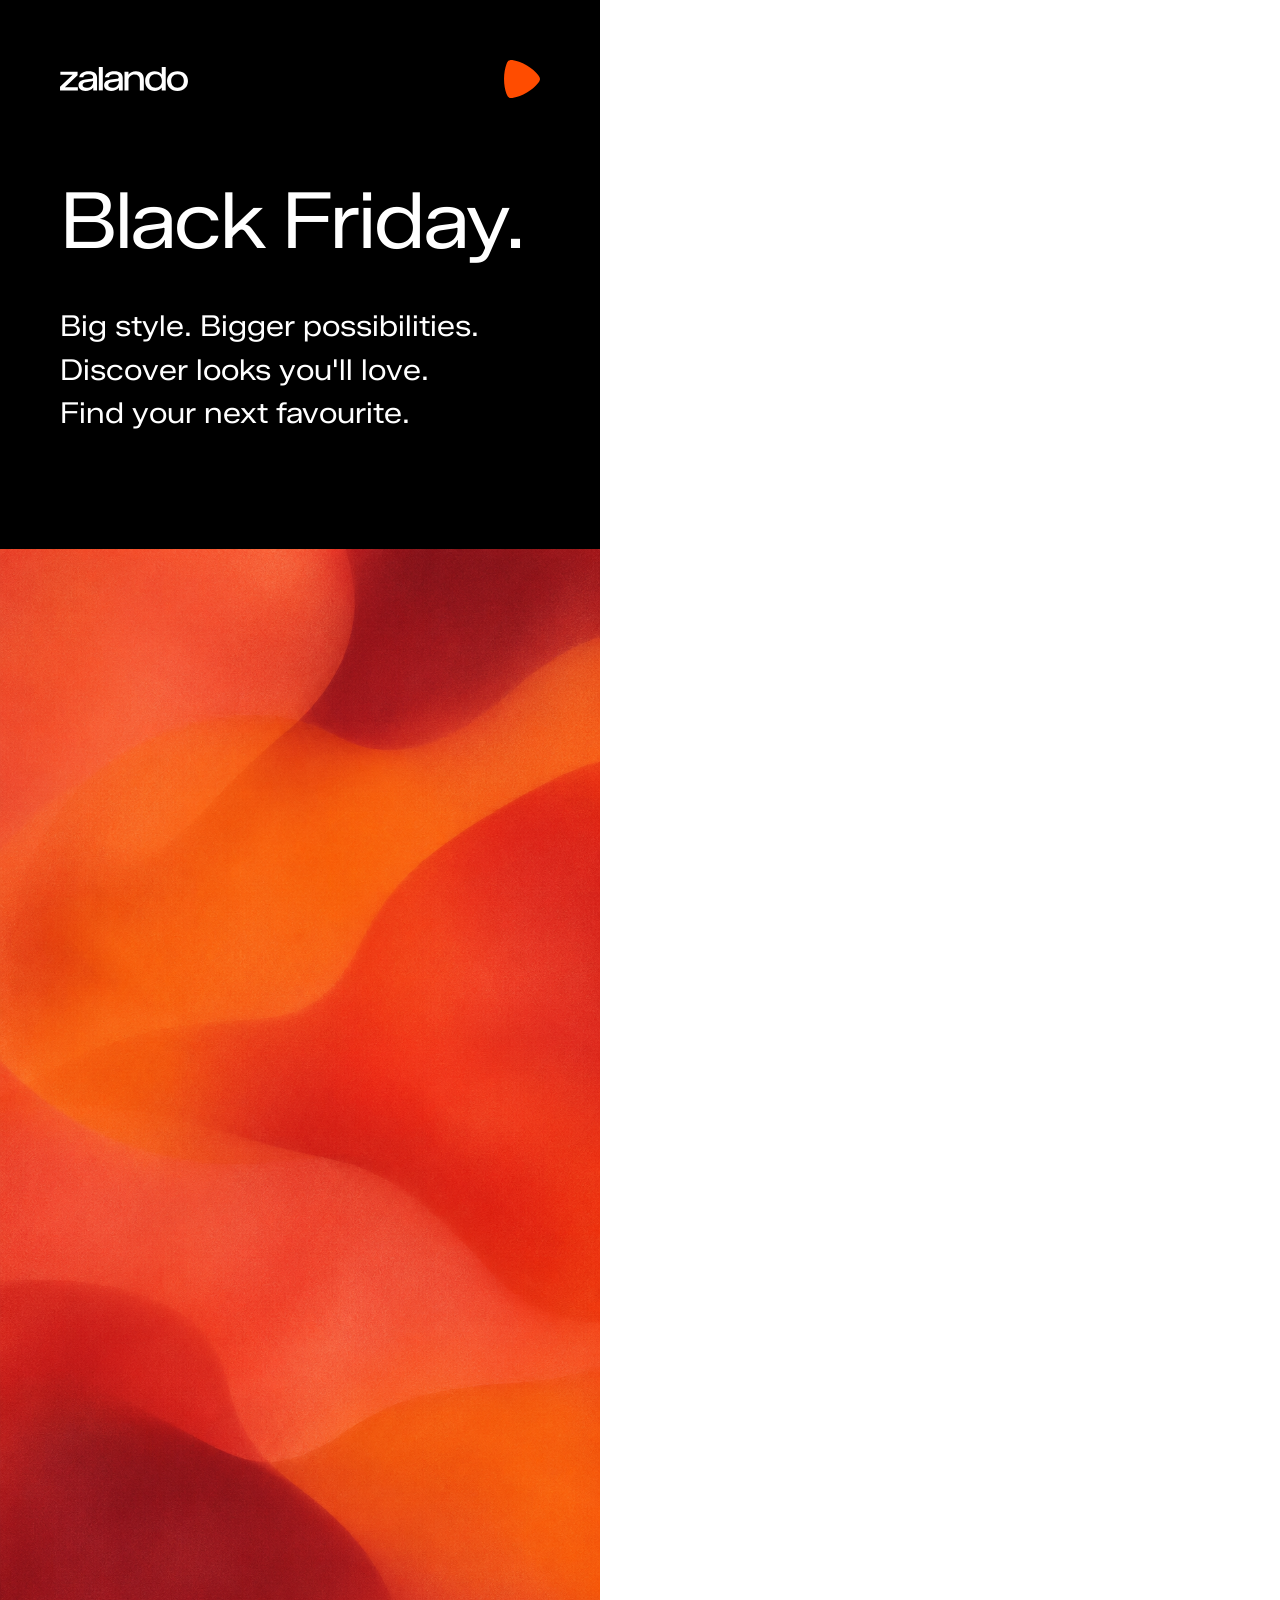
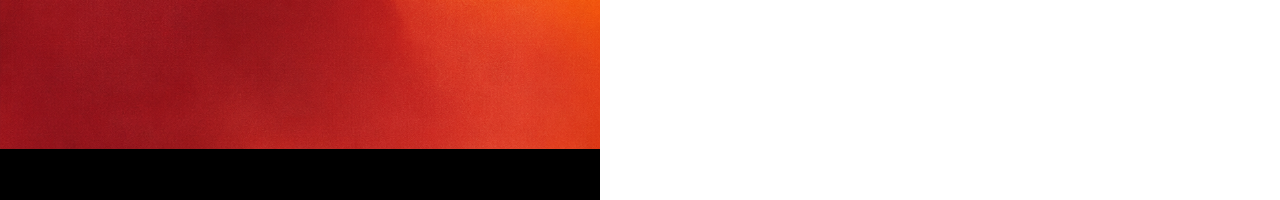
<file: output/zalando-black-friday-ooh-stylistic-v2/index.html>
<!doctype html>
<html lang="en">
<head>
  <meta charset="utf-8">
  <meta name="viewport" content="width=device-width, initial-scale=1">
  <title>Zalando Black Friday OOH</title>
  <link rel="stylesheet" href="style.css">
</head>
<body>
  <main class="banner" aria-label="Zalando Black Friday">
    <img class="wordmark" src="assets/Zalando_Wordmark_White_RGB.svg" alt="Zalando">
    <img class="brandmark" src="assets/Zalando_Brandmark_Orange_RGB.svg" alt="">
    <h1>Black Friday.</h1>
    <p class="submessage">
      <span>Big style. Bigger possibilities.</span>
      <span>Discover looks you'll love.</span>
      <span>Find your next favourite.</span>
    </p>
    <img class="artwork" src="assets/abstract-original.png" alt="Soft overlapping fields of orange, coral and red">
  </main>
</body>
</html>
</file>
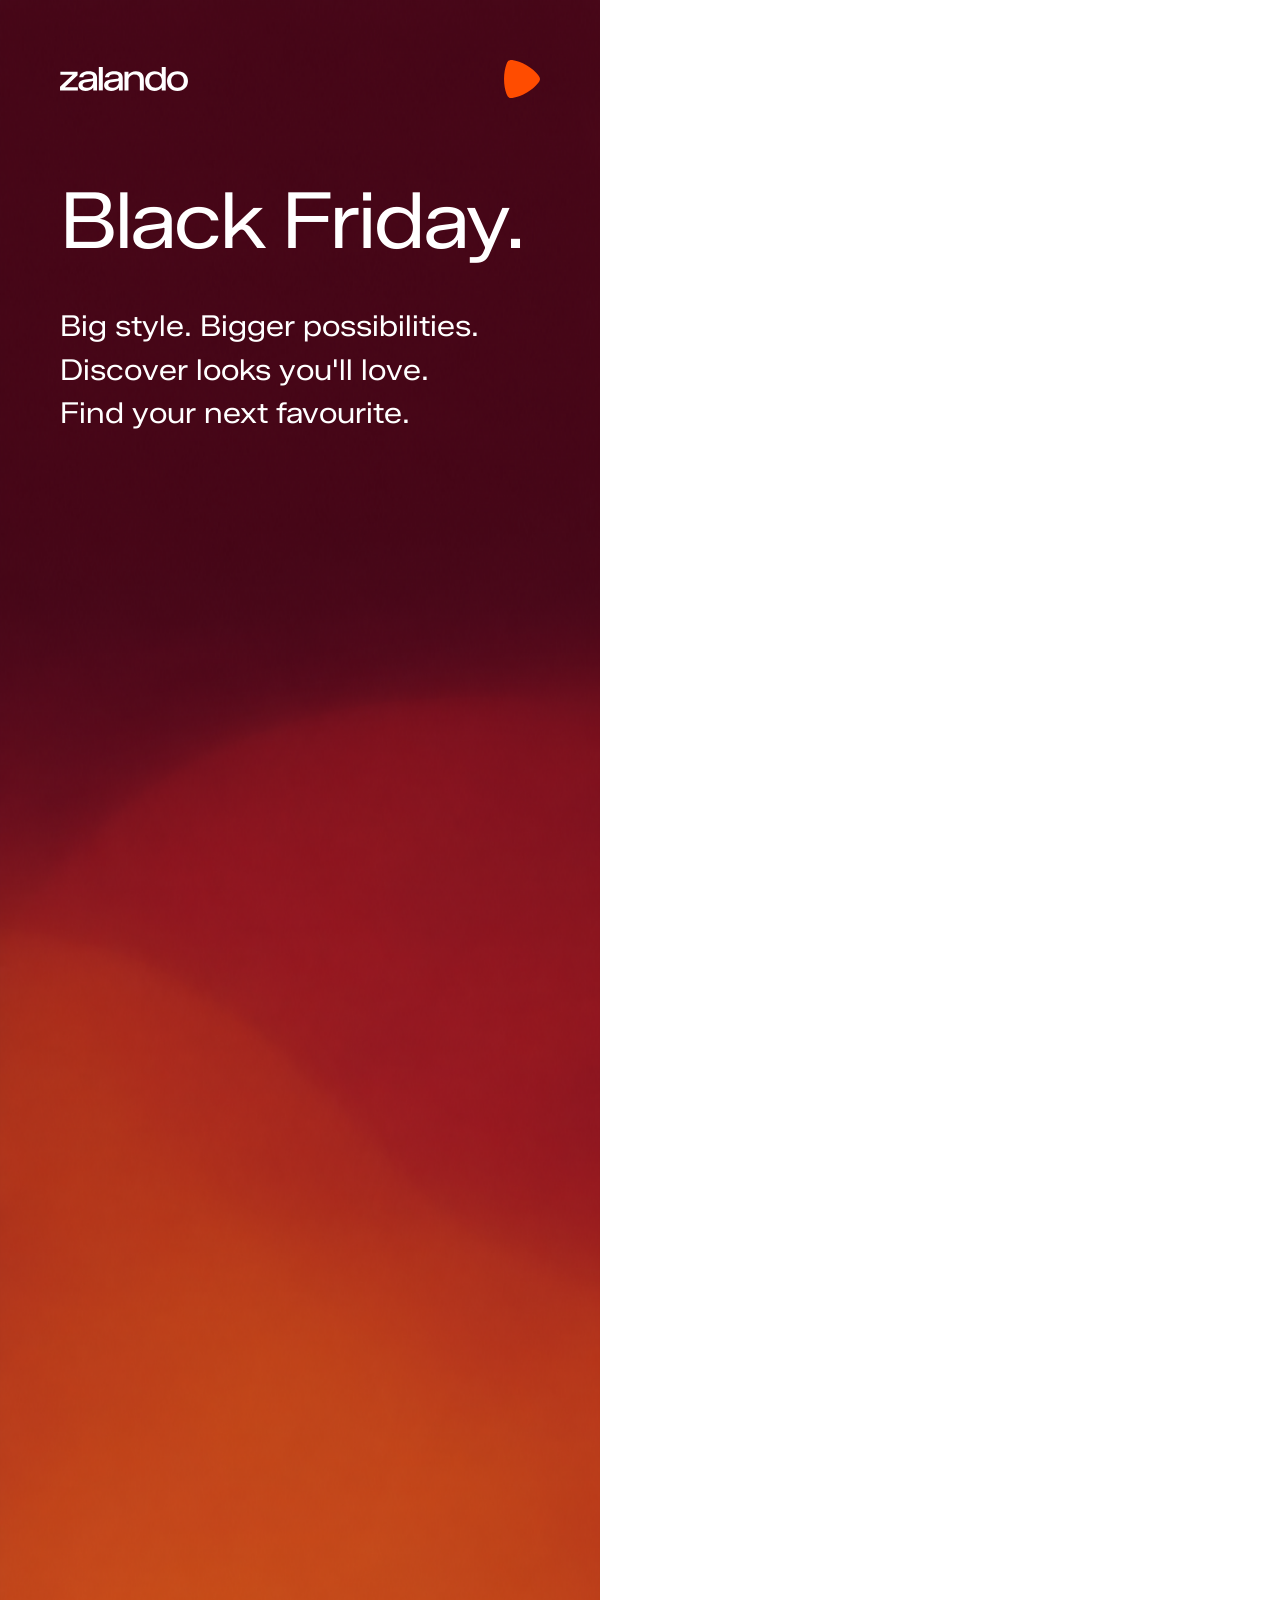
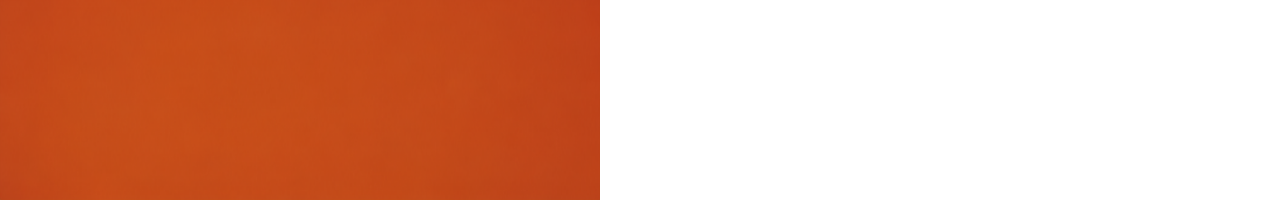
<file: output/zalando-black-friday-ooh-stylistic-v3/index.html>
<!doctype html>
<html lang="en">
<head>
  <meta charset="utf-8">
  <meta name="viewport" content="width=device-width, initial-scale=1">
  <title>Zalando Black Friday OOH</title>
  <link rel="stylesheet" href="style.css">
</head>
<body>
  <main class="banner" aria-label="Zalando Black Friday">
    <img class="wordmark" src="assets/Zalando_Wordmark_White_RGB.svg" alt="Zalando">
    <img class="brandmark" src="assets/Zalando_Brandmark_Orange_RGB.svg" alt="">
    <h1>Black Friday.</h1>
    <p class="submessage">
      <span>Big style. Bigger possibilities.</span>
      <span>Discover looks you'll love.</span>
      <span>Find your next favourite.</span>
    </p>
    <img class="artwork" src="assets/abstract-original.png" alt="Soft flowing fields of burgundy, red and orange">
  </main>
</body>
</html>
</file>
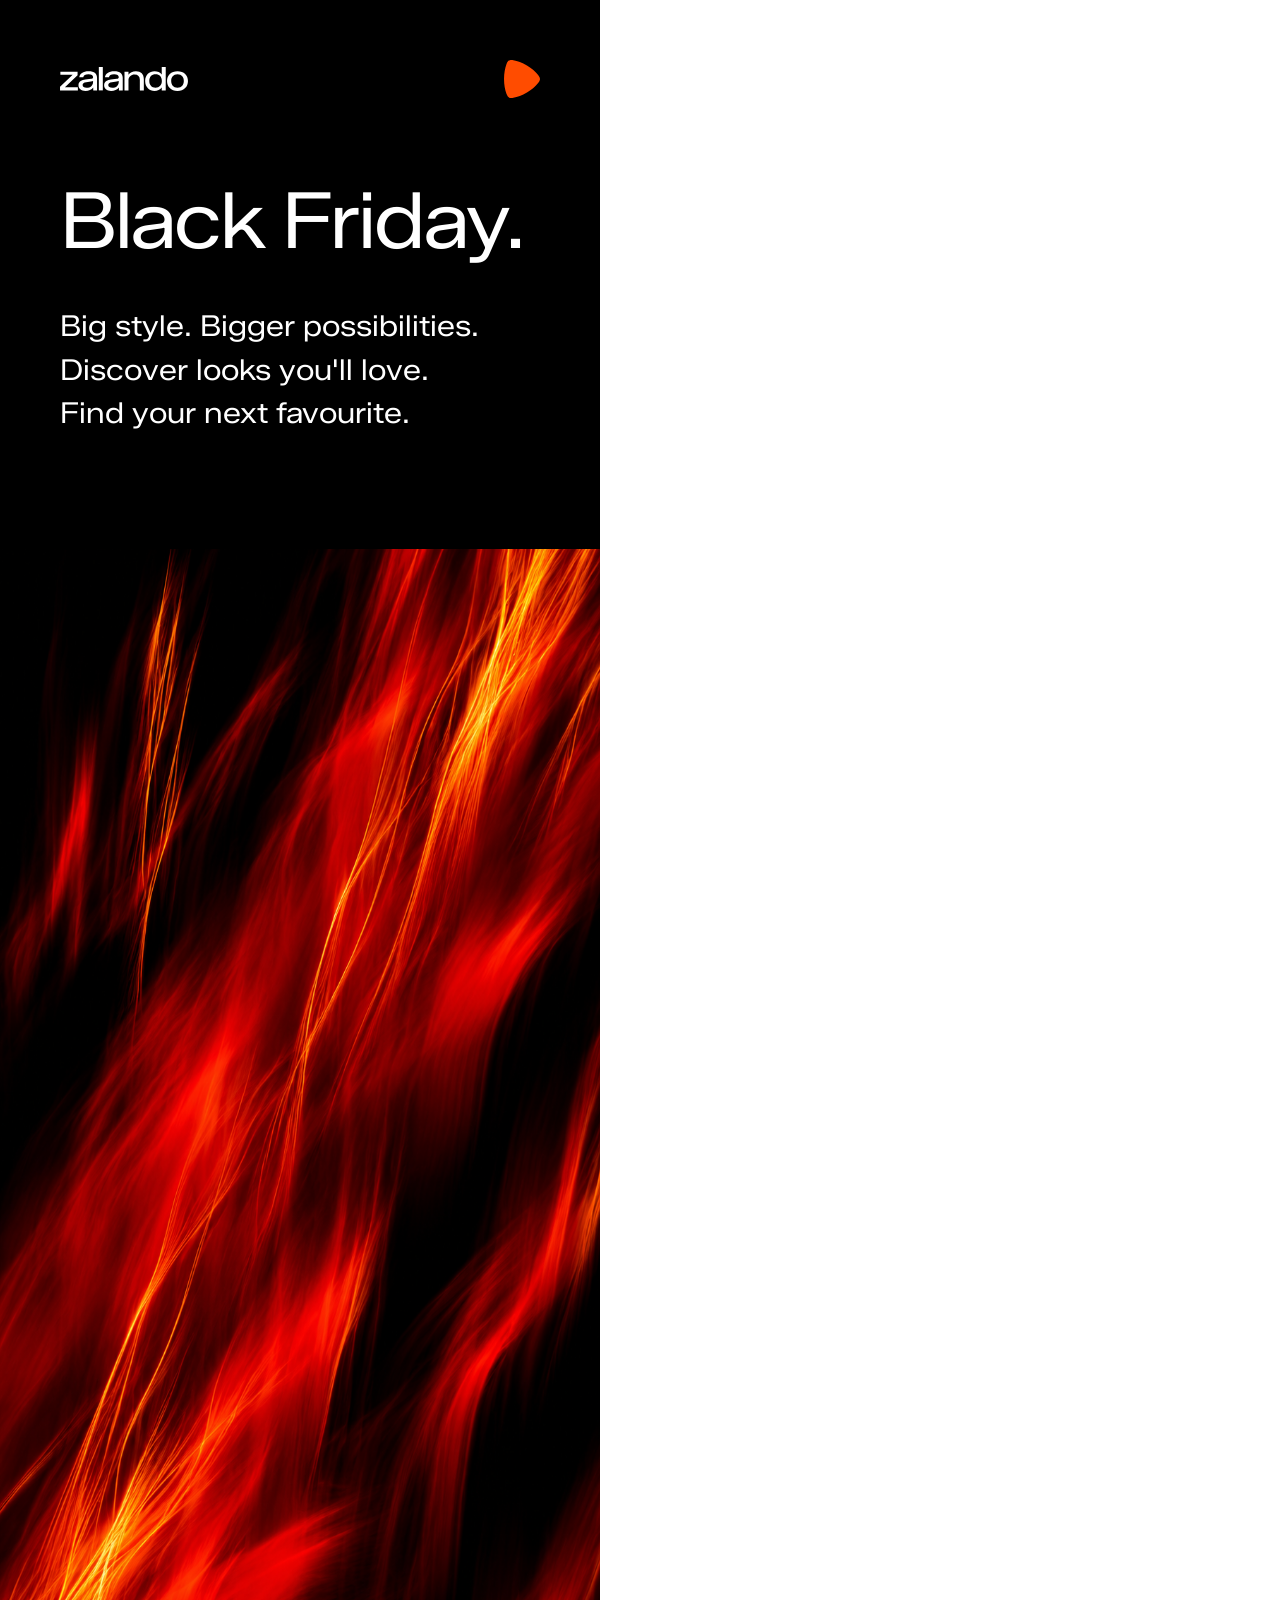
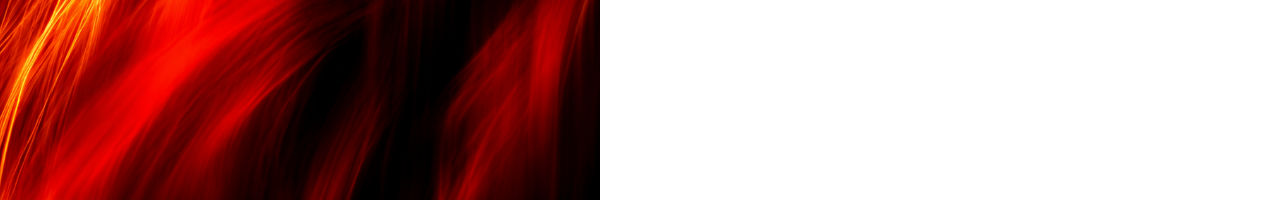
<file: output/zalando-black-friday-ooh-stylistic/index.html>
<!doctype html>
<html lang="en">
<head>
  <meta charset="utf-8">
  <meta name="viewport" content="width=device-width, initial-scale=1">
  <title>Zalando Black Friday OOH</title>
  <link rel="stylesheet" href="style.css">
</head>
<body>
  <main class="banner" aria-label="Zalando Black Friday">
    <img class="wordmark" src="assets/Zalando_Wordmark_White_RGB.svg" alt="Zalando">
    <img class="brandmark" src="assets/Zalando_Brandmark_Orange_RGB.svg" alt="">
    <h1>Black Friday.</h1>
    <p class="submessage">
      <span>Big style. Bigger possibilities.</span>
      <span>Discover looks you'll love.</span>
      <span>Find your next favourite.</span>
    </p>
    <img class="artwork" src="assets/abstract-original.png" alt="Abstract orange and red light trails against black">
  </main>
</body>
</html>
</file>
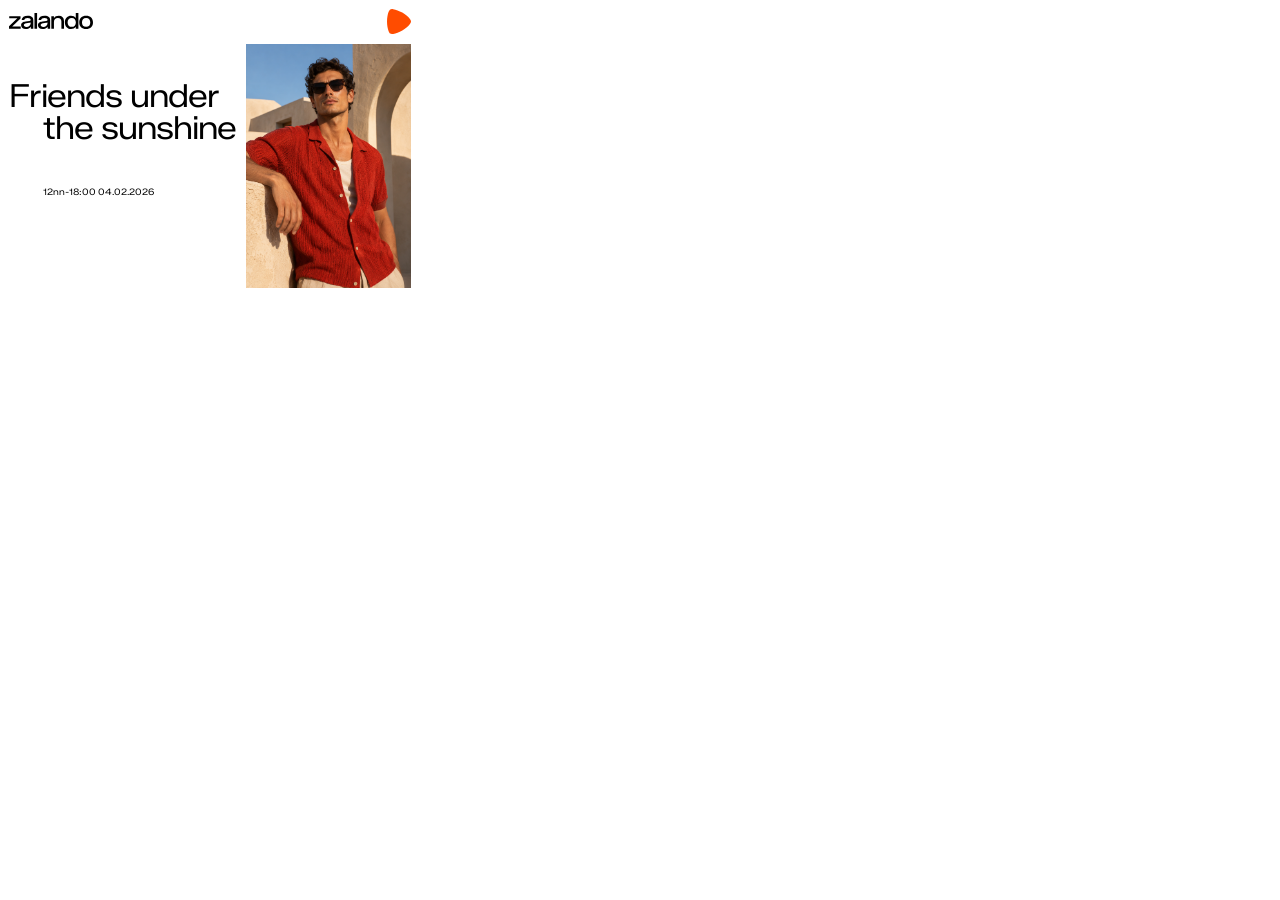
<file: output/zalando-friends-sunshine-a3-r2-aligned/index.html>
<!doctype html>
<html lang="en">
<head>
<meta charset="utf-8">
<meta name="viewport" content="width=device-width, initial-scale=1">
<title>Zalando — Friends under the sunshine</title>
<link rel="stylesheet" href="style.css">
</head>
<body>
<main class="poster">
  <img class="wordmark" src="assets/Zalando_Wordmark_Black_RGB.svg" alt="Zalando">
  <img class="brandmark" src="assets/Zalando_Brandmark_Orange_RGB.svg" alt="">
  <img class="portrait" src="assets/fashion-original.png" alt="Man in sunglasses and a red knit shirt in afternoon sunlight">
  <h1><span>Friends under</span> <span>the sunshine</span></h1>
  <p class="event">12nn-18:00 04.02.2026</p>
</main>
</body>
</html>
</file>
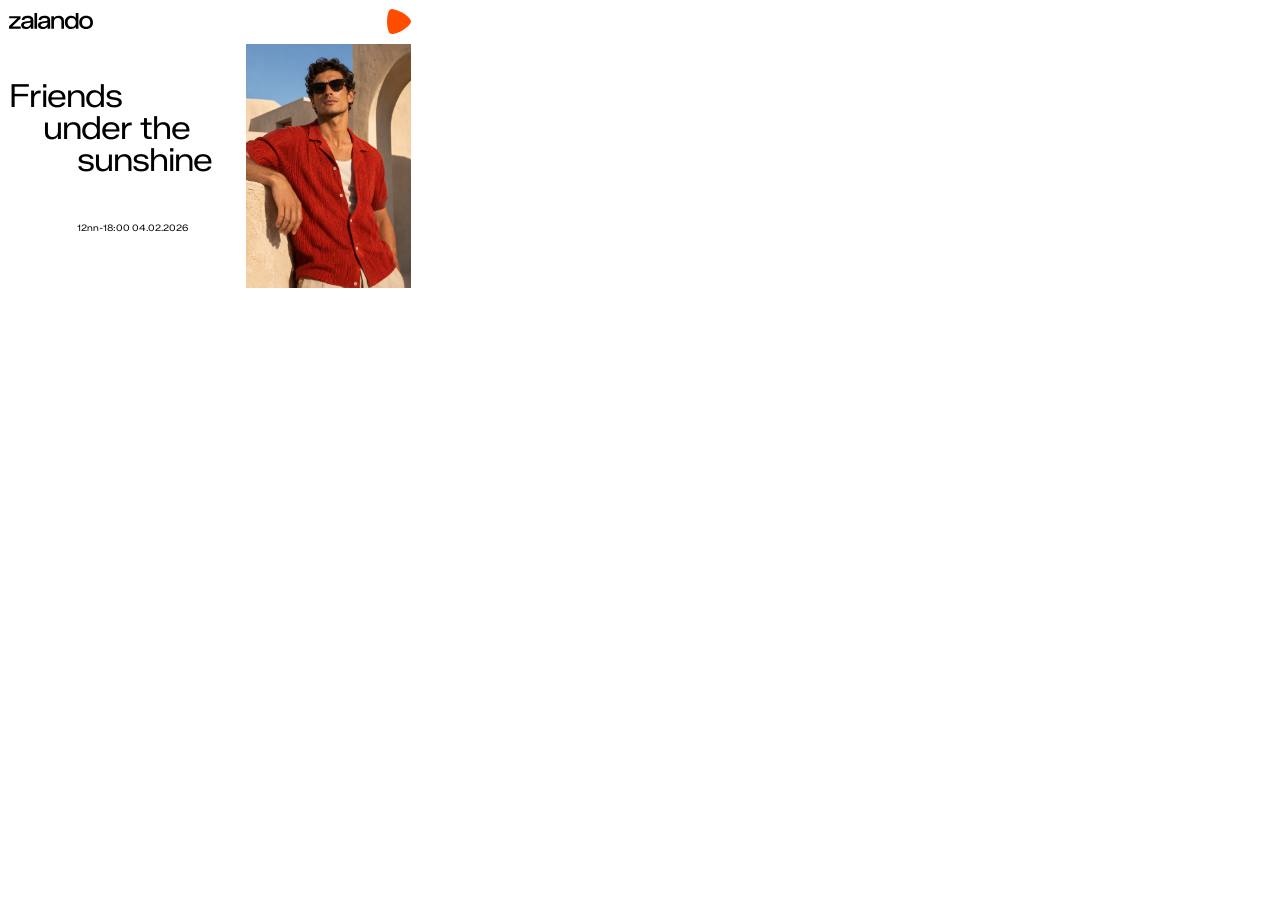
<file: output/zalando-friends-sunshine-a3/index.html>
<!doctype html>
<html lang="en">
<head>
<meta charset="utf-8">
<meta name="viewport" content="width=device-width, initial-scale=1">
<title>Zalando — Friends under the sunshine</title>
<link rel="stylesheet" href="style.css">
</head>
<body>
<main class="poster">
  <img class="wordmark" src="assets/Zalando_Wordmark_Black_RGB.svg" alt="Zalando">
  <img class="brandmark" src="assets/Zalando_Brandmark_Orange_RGB.svg" alt="">
  <img class="portrait" src="assets/fashion-original.png" alt="Man in sunglasses and a red knit shirt in afternoon sunlight">
  <h1><span>Friends</span> <span>under the</span> <span>sunshine</span></h1>
  <p class="event">12nn-18:00 04.02.2026</p>
</main>
</body>
</html>
</file>
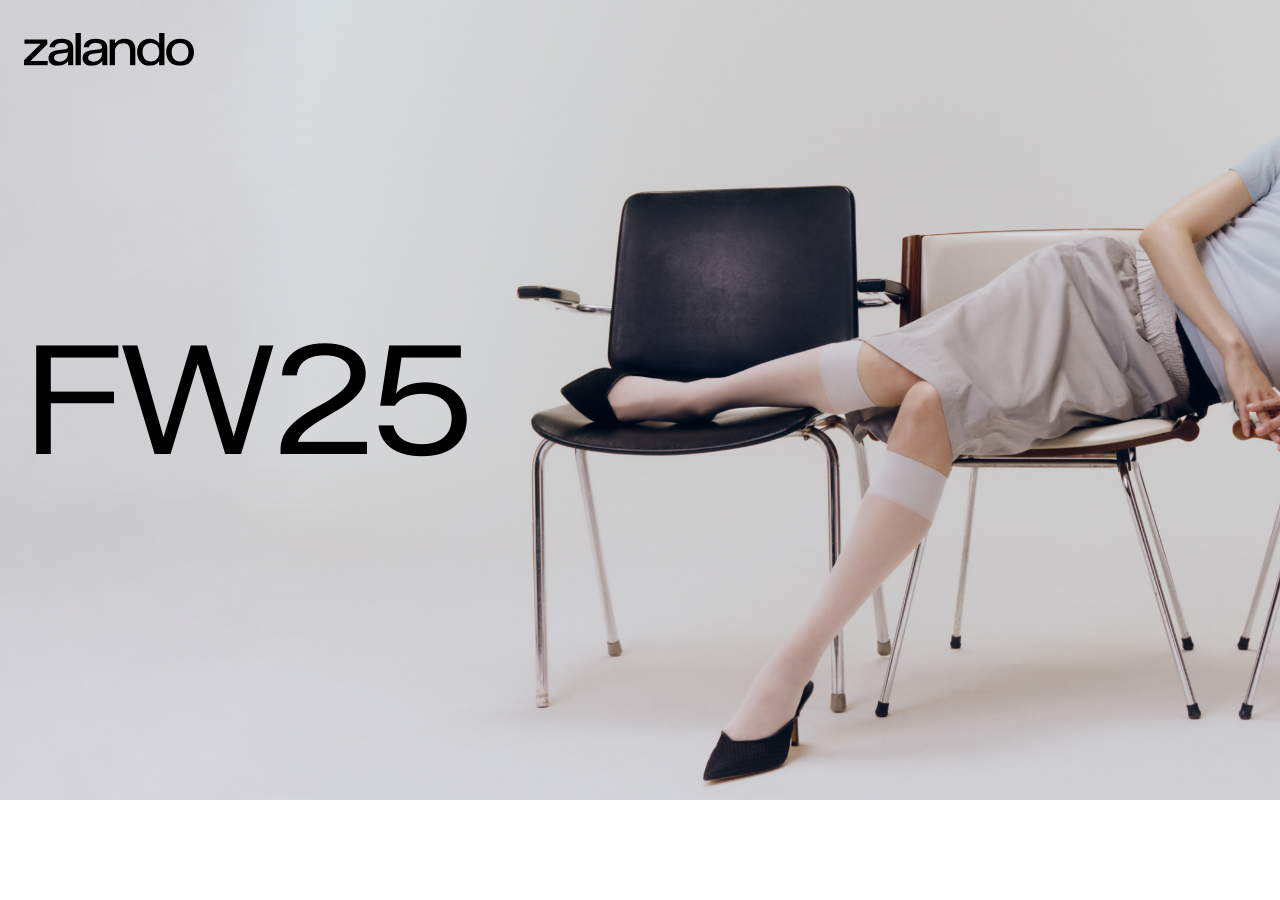
<file: output/zalando-fw25-horizontal-ooh-r2/index.html>
<!doctype html>
<html lang="en">
<head>
<meta charset="utf-8">
<meta name="viewport" content="width=device-width, initial-scale=1">
<title>Zalando FW25 — Horizontal OOH</title>
<link rel="stylesheet" href="style.css">
</head>
<body>
<main class="banner">
  <img class="campaign" src="assets/studio-outpaint.png" alt="FW25 studio fashion campaign photograph">
  <img class="wordmark" src="assets/Zalando_Wordmark_Black_RGB.svg" alt="Zalando">
  <img class="brandmark" src="assets/Zalando_Brandmark_Orange_RGB.svg" alt="">
  <h1>FW25</h1>
</main>
</body>
</html>
</file>
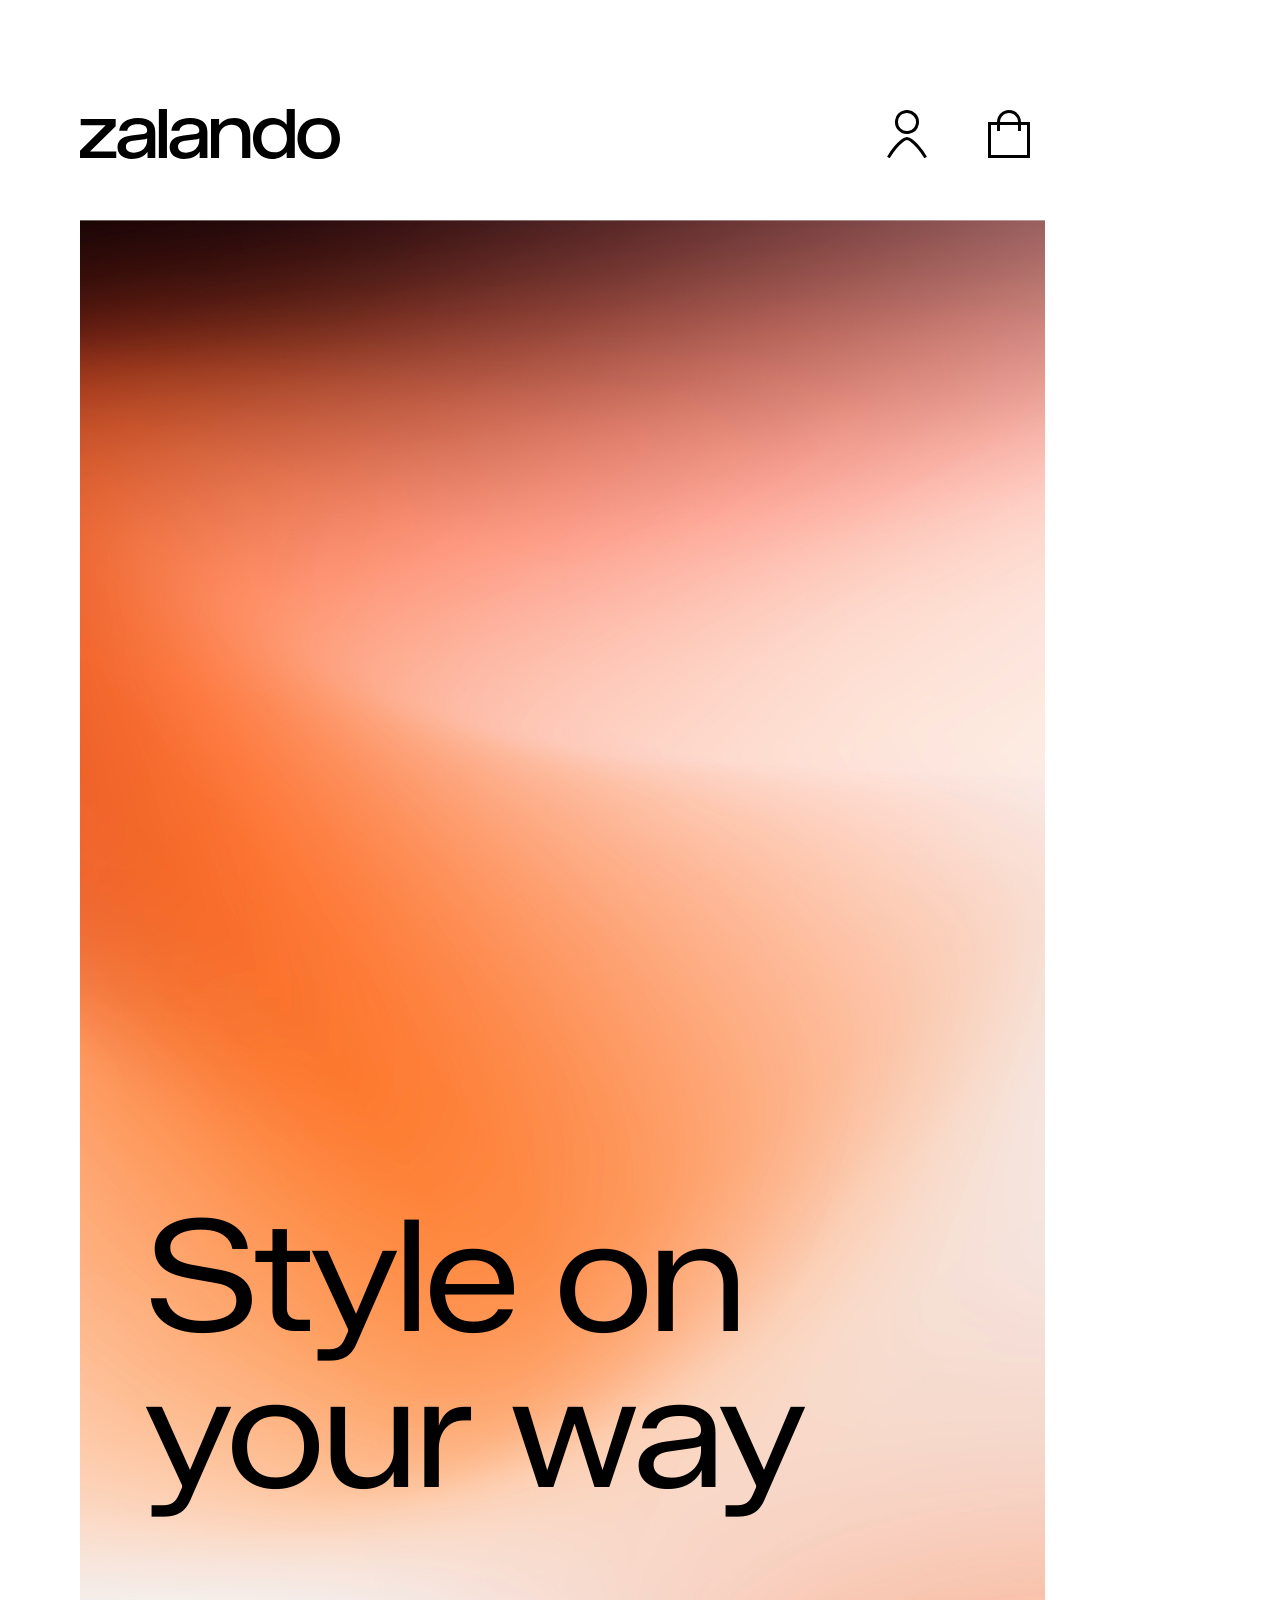
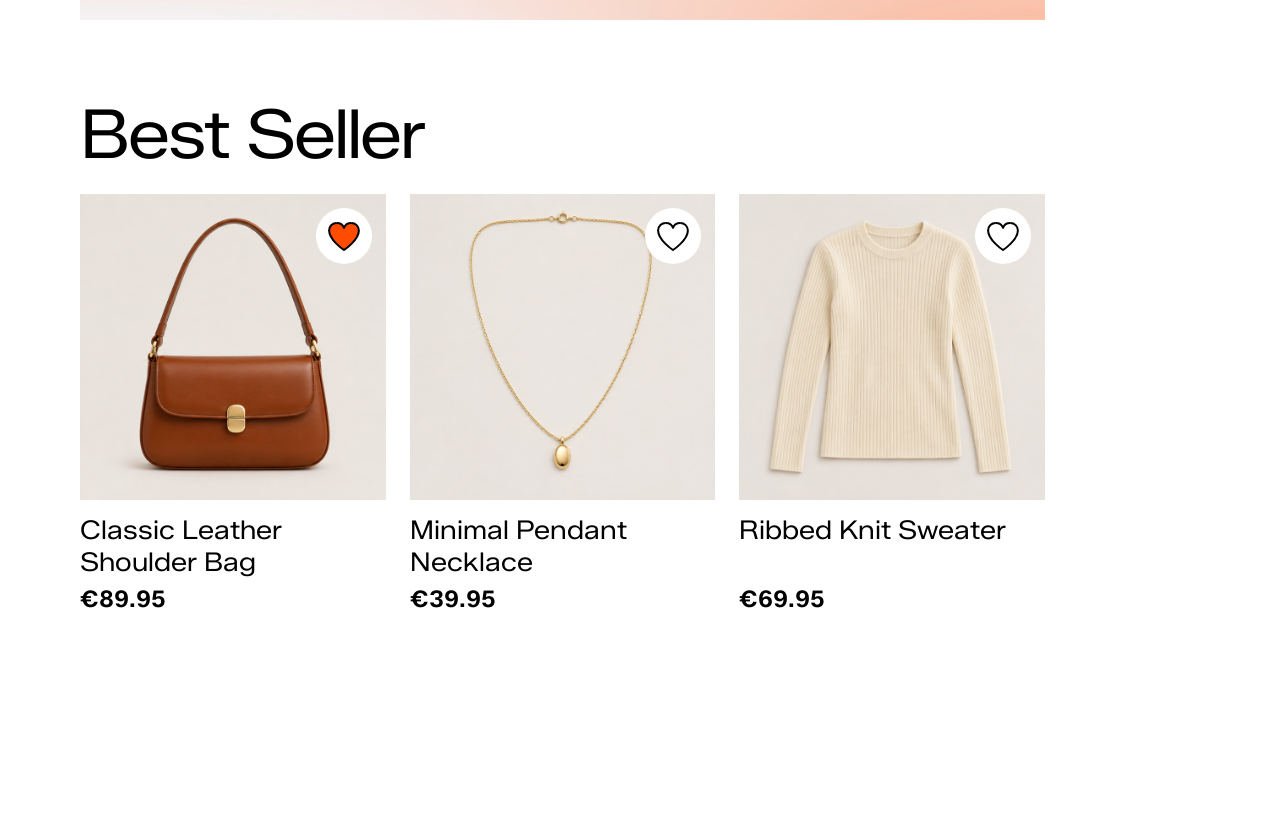
<file: output/zalando-mobile-shopping-r2/index.html>
<!doctype html>
<html lang="en">
<head>
<meta charset="utf-8">
<meta name="viewport" content="width=device-width, initial-scale=1">
<title>Zalando shopping home</title>
<link rel="stylesheet" href="style.css">
</head>
<body>
<main class="screen" aria-label="Zalando mobile shopping home">
  <header class="header">
    <img class="wordmark" src="assets/Zalando_Wordmark_Black_RGB.svg" alt="Zalando">
    <nav class="actions" aria-label="Shopping tools">
      <button type="button" aria-label="My Page"><img src="assets/avatar-01.svg" alt=""></button>
      <button type="button" aria-label="Shopping Bag"><img src="assets/shopping-bag-01.svg" alt=""></button>
    </nav>
  </header>
  <section class="campaign" aria-labelledby="campaign-title">
    <img class="campaign-photo" src="assets/campaign.jpg" alt="">
    <h1 id="campaign-title"><span>Style on</span> <span>your way</span></h1>
  </section>
  <section class="best" aria-labelledby="best-title">
    <h2 id="best-title">Best Seller</h2>
    <div class="products">
      <article><div class="product-image"><img src="assets/product-bag.png" alt="Cognac shoulder bag"><button class="wishlist" type="button" aria-label="Save shoulder bag" aria-pressed="true"><img src="assets/wishlist-heart-selected.svg" alt=""></button></div><h3>Classic Leather Shoulder Bag</h3><p class="price">€89.95</p></article>
      <article><div class="product-image"><img src="assets/product-necklace.png" alt="Gold oval pendant necklace"><button class="wishlist" type="button" aria-label="Save pendant necklace" aria-pressed="false"><img src="assets/wishlist-heart.svg" alt=""></button></div><h3>Minimal Pendant Necklace</h3><p class="price">€39.95</p></article>
      <article><div class="product-image"><img src="assets/product-knit.png" alt="Cream ribbed knit top"><button class="wishlist" type="button" aria-label="Save knit top" aria-pressed="false"><img src="assets/wishlist-heart.svg" alt=""></button></div><h3>Ribbed Knit Sweater</h3><p class="price">€69.95</p></article>
    </div>
  </section>
</main>
<script>
for (const button of document.querySelectorAll('.wishlist')) {
  button.addEventListener('click', () => {
    const selected = button.getAttribute('aria-pressed') === 'false';
    button.setAttribute('aria-pressed', String(selected));
    button.querySelector('img').src = selected ? 'assets/wishlist-heart-selected.svg' : 'assets/wishlist-heart.svg';
  });
}
</script>
</body>
</html>
</file>
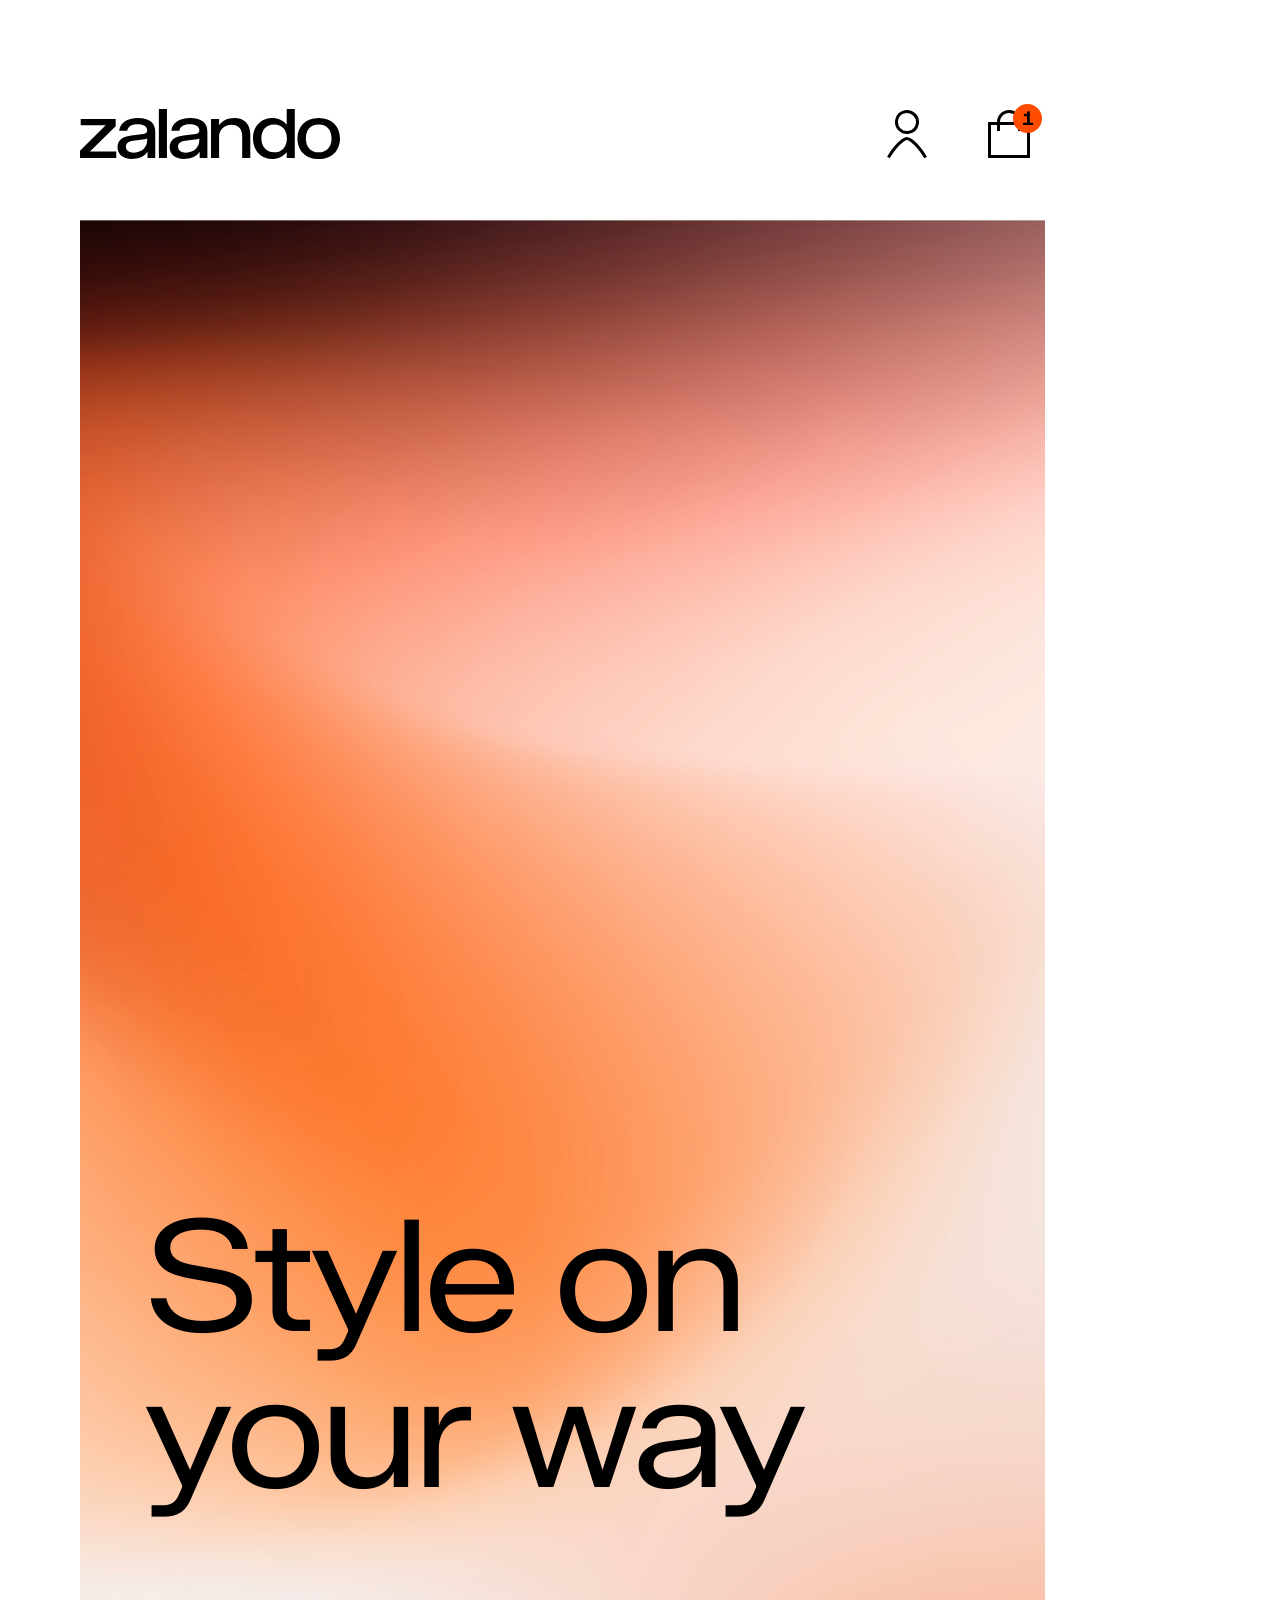
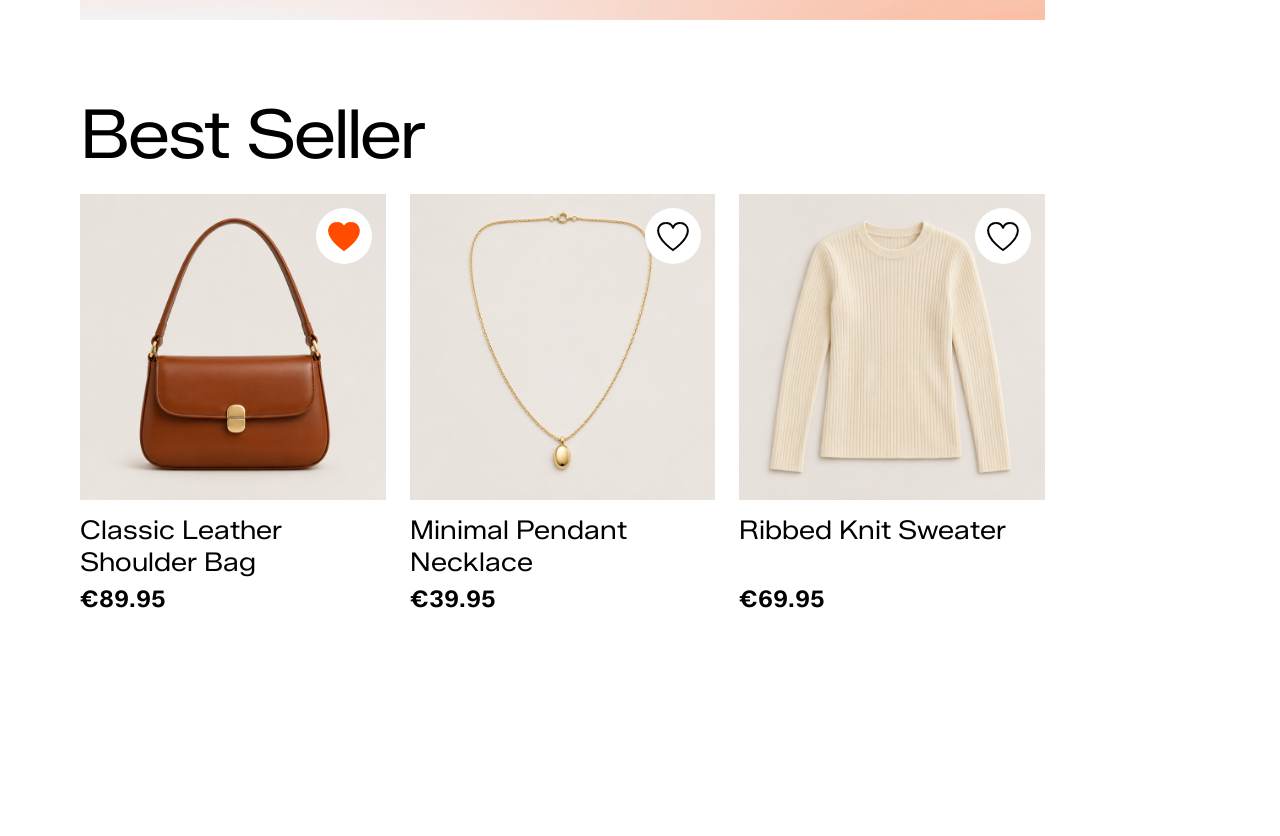
<file: output/zalando-mobile-shopping-r3/index.html>
<!doctype html>
<html lang="en">
<head>
<meta charset="utf-8">
<meta name="viewport" content="width=device-width, initial-scale=1">
<title>Zalando shopping home</title>
<link rel="stylesheet" href="style.css">
</head>
<body>
<main class="screen" aria-label="Zalando mobile shopping home">
  <header class="header">
    <img class="wordmark" src="assets/Zalando_Wordmark_Black_RGB.svg" alt="Zalando">
    <nav class="actions" aria-label="Shopping tools">
      <button type="button" aria-label="My Page"><img src="assets/avatar-01.svg" alt=""></button>
      <button class="shopping-bag" type="button" aria-label="Shopping Bag, 1 item"><img src="assets/shopping-bag-01.svg" alt=""><span class="bag-count" aria-hidden="true">1</span></button>
    </nav>
  </header>
  <section class="campaign" aria-labelledby="campaign-title">
    <img class="campaign-photo" src="assets/campaign.jpg" alt="">
    <h1 id="campaign-title"><span>Style on</span> <span>your way</span></h1>
  </section>
  <section class="best" aria-labelledby="best-title">
    <h2 id="best-title">Best Seller</h2>
    <div class="products">
      <article><div class="product-image"><img src="assets/product-bag.png" alt="Cognac shoulder bag"><button class="wishlist" type="button" aria-label="Save shoulder bag" aria-pressed="true"><img src="assets/wishlist-heart-selected.svg" alt=""></button></div><h3>Classic Leather Shoulder Bag</h3><p class="price">€89.95</p></article>
      <article><div class="product-image"><img src="assets/product-necklace.png" alt="Gold oval pendant necklace"><button class="wishlist" type="button" aria-label="Save pendant necklace" aria-pressed="false"><img src="assets/wishlist-heart.svg" alt=""></button></div><h3>Minimal Pendant Necklace</h3><p class="price">€39.95</p></article>
      <article><div class="product-image"><img src="assets/product-knit.png" alt="Cream ribbed knit top"><button class="wishlist" type="button" aria-label="Save knit top" aria-pressed="false"><img src="assets/wishlist-heart.svg" alt=""></button></div><h3>Ribbed Knit Sweater</h3><p class="price">€69.95</p></article>
    </div>
  </section>
</main>
<script>
for (const button of document.querySelectorAll('.wishlist')) {
  button.addEventListener('click', () => {
    const selected = button.getAttribute('aria-pressed') === 'false';
    button.setAttribute('aria-pressed', String(selected));
    button.querySelector('img').src = selected ? 'assets/wishlist-heart-selected.svg' : 'assets/wishlist-heart.svg';
  });
}
</script>
</body>
</html>
</file>
<file: output/zalando-black-friday-ooh-stylistic-v2/style.css>
@font-face {
  font-family: "Zalando Sans";
  src: url("assets/ZalandoSans%5Bwdth%2Cwght%2Cslnt%5D.woff2") format("woff2");
  font-weight: 200 900;
  font-stretch: 75% 125%;
  font-display: block;
}

/* Working coordinates are one CSS pixel per finished millimetre. */
@page { size: 600px 1800px; margin: 0; }
body { margin: 0; }

.banner {
  --margin: 60px;
  --gutter: 30px;
  --cell-width: 97.5px;
  --cell-height: calc((1800px - 2 * var(--margin) - 13 * var(--gutter)) / 14);
  --row-step: calc(var(--cell-height) + var(--gutter));
  --row-2: calc(var(--margin) + var(--row-step));
  --row-3: calc(var(--margin) + 2 * var(--row-step));
  --row-5: calc(var(--margin) + 4 * var(--row-step));

  /* Equal weight: 6% of the short side and 2× wordmark x-height. */
  --brand-width: 36px;
  --brand-height: calc(var(--brand-width) * 740 / 703);
  --word-width: calc(var(--brand-height) * 544 / (2 * 80.64));

  position: relative;
  width: 600px;
  height: 1800px;
  background: #000;
  color: #fff;
  font: 400 29px / 1.5 "Zalando Sans";
  font-stretch: 112.5%;
  font-synthesis: none;
  text-align: left;
  print-color-adjust: exact;
}

.wordmark, .brandmark, h1, .submessage, .artwork { position: absolute; }

.wordmark {
  top: calc(var(--margin) + var(--brand-height) / 2);
  left: var(--margin);
  width: var(--word-width);
  transform: translateY(-50%);
}

.brandmark {
  top: var(--margin);
  right: var(--margin);
  width: var(--brand-width);
}

h1 {
  top: var(--row-2);
  left: var(--margin);
  margin: 0;
  font-size: 78px;
  font-weight: 400;
  line-height: 1;
  letter-spacing: -0.03em;
  white-space: nowrap;
}

.submessage {
  top: var(--row-3);
  left: var(--margin);
  margin: 0;
}

.submessage span { display: block; white-space: nowrap; }

.artwork {
  top: var(--row-5);
  left: 0;
  width: 100%;
  height: auto;
}
</file>
<file: output/zalando-black-friday-ooh-stylistic-v3/style.css>
@font-face {
  font-family: "Zalando Sans";
  src: url("assets/ZalandoSans%5Bwdth%2Cwght%2Cslnt%5D.woff2") format("woff2");
  font-weight: 200 900;
  font-stretch: 75% 125%;
  font-display: block;
}

/* Working coordinates are one CSS pixel per finished millimetre. */
@page { size: 600px 1800px; margin: 0; }
body { margin: 0; }

.banner {
  --margin: 60px;
  --gutter: 30px;
  --cell-width: 97.5px;
  --cell-height: calc((1800px - 2 * var(--margin) - 13 * var(--gutter)) / 14);
  --row-step: calc(var(--cell-height) + var(--gutter));
  --row-2: calc(var(--margin) + var(--row-step));
  --row-3: calc(var(--margin) + 2 * var(--row-step));
  --row-5: calc(var(--margin) + 4 * var(--row-step));

  /* Equal weight: 6% of the short side and 2× wordmark x-height. */
  --brand-width: 36px;
  --brand-height: calc(var(--brand-width) * 740 / 703);
  --word-width: calc(var(--brand-height) * 544 / (2 * 80.64));

  position: relative;
  width: 600px;
  height: 1800px;
  color: #fff;
  font: 400 29px / 1.5 "Zalando Sans";
  font-stretch: 112.5%;
  font-synthesis: none;
  text-align: left;
  print-color-adjust: exact;
}

.wordmark, .brandmark, h1, .submessage, .artwork { position: absolute; }

.wordmark {
  top: calc(var(--margin) + var(--brand-height) / 2);
  left: var(--margin);
  width: var(--word-width);
  transform: translateY(-50%);
}

.brandmark {
  top: var(--margin);
  right: var(--margin);
  width: var(--brand-width);
}

h1 {
  top: var(--row-2);
  left: var(--margin);
  margin: 0;
  font-size: 78px;
  font-weight: 400;
  line-height: 1;
  letter-spacing: -0.03em;
  white-space: nowrap;
}

.submessage {
  top: var(--row-3);
  left: var(--margin);
  margin: 0;
}

.submessage span { display: block; white-space: nowrap; }

.wordmark, .brandmark, h1, .submessage { z-index: 1; }

.artwork {
  inset: 0;
  width: 100%;
  height: 100%;
  object-fit: cover;
}
</file>
<file: output/zalando-black-friday-ooh-stylistic/style.css>
@font-face {
  font-family: "Zalando Sans";
  src: url("assets/ZalandoSans%5Bwdth%2Cwght%2Cslnt%5D.woff2") format("woff2");
  font-weight: 200 900;
  font-stretch: 75% 125%;
  font-display: block;
}

/* Working coordinates are one CSS pixel per finished millimetre. */
@page { size: 600px 1800px; margin: 0; }
body { margin: 0; }

.banner {
  --margin: 60px;
  --gutter: 30px;
  --cell-width: 97.5px;
  --cell-height: calc((1800px - 2 * var(--margin) - 13 * var(--gutter)) / 14);
  --row-step: calc(var(--cell-height) + var(--gutter));
  --row-2: calc(var(--margin) + var(--row-step));
  --row-3: calc(var(--margin) + 2 * var(--row-step));
  --row-5: calc(var(--margin) + 4 * var(--row-step));

  /* Equal weight: 6% of the short side and 2× wordmark x-height. */
  --brand-width: 36px;
  --brand-height: calc(var(--brand-width) * 740 / 703);
  --word-width: calc(var(--brand-height) * 544 / (2 * 80.64));

  position: relative;
  width: 600px;
  height: 1800px;
  background: #000;
  color: #fff;
  font: 400 29px / 1.5 "Zalando Sans";
  font-stretch: 112.5%;
  font-synthesis: none;
  text-align: left;
  print-color-adjust: exact;
}

.wordmark, .brandmark, h1, .submessage, .artwork { position: absolute; }

.wordmark {
  top: calc(var(--margin) + var(--brand-height) / 2);
  left: var(--margin);
  width: var(--word-width);
  transform: translateY(-50%);
}

.brandmark {
  top: var(--margin);
  right: var(--margin);
  width: var(--brand-width);
}

h1 {
  top: var(--row-2);
  left: var(--margin);
  margin: 0;
  font-size: 78px;
  font-weight: 400;
  line-height: 1;
  letter-spacing: -0.03em;
  white-space: nowrap;
}

.submessage {
  top: var(--row-3);
  left: var(--margin);
  margin: 0;
}

.submessage span { display: block; white-space: nowrap; }

.artwork {
  inset: var(--row-5) 0 0;
  width: 100%;
  height: calc(100% - var(--row-5));
  object-fit: cover;
  object-position: center;
}
</file>
<file: output/zalando-friends-sunshine-a3-r2-aligned/style.css>
@font-face {
  font-family: "Zalando Sans";
  src: url("assets/ZalandoSans%5Bwdth%2Cwght%2Cslnt%5D.woff2") format("woff2");
  font-weight: 200 900;
  font-stretch: 75% 125%;
  font-display: block;
}

/* One CSS pixel maps to one millimetre in the final PDF. */
@page { size: 420px 297px; margin: 0; }
body { margin: 0; }

.poster {
  --margin: 8.91px;
  --gutter: 4.455px;
  --cell-w: calc((420px - 2 * var(--margin) - 11 * var(--gutter)) / 12);
  --cell-h: calc((297px - 2 * var(--margin) - 7 * var(--gutter)) / 8);
  --col-step: calc(var(--cell-w) + var(--gutter));
  --row-step: calc(var(--cell-h) + var(--gutter));
  /* Equal weight: mark width is 8% of the short side. */
  --mark-w: 23.76px;
  --mark-h: calc(var(--mark-w) * 740 / 703);
  --word-w: calc(var(--mark-h) * 544 / (2 * 80.64));

  position: relative;
  width: 420px;
  height: 297px;
  background: #fff;
  color: #000;
  font-family: "Zalando Sans";
  font-weight: 400;
  font-stretch: 112.5%;
  font-synthesis: none;
  text-align: left;
  print-color-adjust: exact;
}

.wordmark, .brandmark, .portrait, h1, .event { position: absolute; }

.wordmark {
  width: var(--word-w);
  left: var(--margin);
  top: calc(var(--margin) + var(--mark-h) / 2);
  transform: translateY(-50%);
}

.brandmark {
  width: var(--mark-w);
  right: var(--margin);
  top: var(--margin);
}

.portrait {
  inset: calc(var(--margin) + var(--row-step)) var(--margin) var(--margin) calc(var(--margin) + 7 * var(--col-step));
  width: calc(5 * var(--cell-w) + 4 * var(--gutter));
  height: calc(7 * var(--cell-h) + 6 * var(--gutter));
  object-fit: cover;
}

h1 {
  top: calc(var(--margin) + 2 * var(--row-step));
  left: var(--margin);
  margin: 0;
  font-size: 32px;
  font-weight: 400;
  line-height: 1;
  letter-spacing: -0.03em;
}

h1 span { display: block; white-space: nowrap; }
h1 span:nth-child(2) { margin-inline-start: var(--col-step); }

.event {
  top: calc(var(--margin) + 5 * var(--row-step));
  left: calc(var(--margin) + var(--col-step));
  margin: 0;
  font-size: 9px;
  white-space: nowrap;
}
</file>
<file: output/zalando-friends-sunshine-a3/style.css>
@font-face {
  font-family: "Zalando Sans";
  src: url("assets/ZalandoSans%5Bwdth%2Cwght%2Cslnt%5D.woff2") format("woff2");
  font-weight: 200 900;
  font-stretch: 75% 125%;
  font-display: block;
}

/* One CSS pixel maps to one millimetre in the final PDF. */
@page { size: 420px 297px; margin: 0; }
body { margin: 0; }

.poster {
  --margin: 8.91px;
  --gutter: 4.455px;
  --cell-w: calc((420px - 2 * var(--margin) - 11 * var(--gutter)) / 12);
  --cell-h: calc((297px - 2 * var(--margin) - 7 * var(--gutter)) / 8);
  --col-step: calc(var(--cell-w) + var(--gutter));
  --row-step: calc(var(--cell-h) + var(--gutter));
  /* Equal weight: mark width is 8% of the short side. */
  --mark-w: 23.76px;
  --mark-h: calc(var(--mark-w) * 740 / 703);
  --word-w: calc(var(--mark-h) * 544 / (2 * 80.64));

  position: relative;
  width: 420px;
  height: 297px;
  background: #fff;
  color: #000;
  font-family: "Zalando Sans";
  font-weight: 400;
  font-stretch: 112.5%;
  font-synthesis: none;
  text-align: left;
  print-color-adjust: exact;
}

.wordmark, .brandmark, .portrait, h1, .event { position: absolute; }

.wordmark {
  width: var(--word-w);
  left: var(--margin);
  top: calc(var(--margin) + var(--mark-h) / 2);
  transform: translateY(-50%);
}

.brandmark {
  width: var(--mark-w);
  right: var(--margin);
  top: var(--margin);
}

.portrait {
  inset: calc(var(--margin) + var(--row-step)) var(--margin) var(--margin) calc(var(--margin) + 7 * var(--col-step));
  width: calc(5 * var(--cell-w) + 4 * var(--gutter));
  height: calc(7 * var(--cell-h) + 6 * var(--gutter));
  object-fit: cover;
}

h1 {
  top: calc(var(--margin) + 2 * var(--row-step));
  left: var(--margin);
  margin: 0;
  font-size: 32px;
  font-weight: 400;
  line-height: 1;
  letter-spacing: -0.03em;
}

h1 span { display: block; white-space: nowrap; }
h1 span:nth-child(2) { margin-inline-start: var(--col-step); }
h1 span:nth-child(3) { margin-inline-start: calc(2 * var(--col-step)); }

.event {
  top: calc(var(--margin) + 6 * var(--row-step));
  left: calc(var(--margin) + 2 * var(--col-step));
  margin: 0;
  font-size: 9px;
  white-space: nowrap;
}
</file>
<file: output/zalando-fw25-horizontal-ooh-r2/style.css>
@font-face {
  font-family: "Zalando Sans";
  src: url("assets/ZalandoSans%5Bwdth%2Cwght%2Cslnt%5D.woff2") format("woff2");
  font-weight: 200 900;
  font-stretch: 75% 125%;
  font-display: block;
}

/* Design coordinates are at 1:10. One CSS pixel represents 10 mm at full size. */
@page { size: 1800px 800px; margin: 0; }
body { margin: 0; }

.banner {
  --margin: 24px;
  --gutter: 12px;
  --cell-width: calc((1800px - 2 * var(--margin) - 13 * var(--gutter)) / 14);
  --cell-height: calc((800px - 2 * var(--margin) - 5 * var(--gutter)) / 6);
  --row-step: calc(var(--cell-height) + var(--gutter));
  --mark-width: 48px;
  --mark-height: calc(var(--mark-width) * 740 / 703);
  --word-width: calc(var(--mark-height) * 544 / (2 * 80.64));

  position: relative;
  width: 1800px;
  height: 800px;
  print-color-adjust: exact;
}

.campaign, .wordmark, .brandmark, h1 { position: absolute; }

.campaign { inset: 0; width: 100%; height: 100%; }

.wordmark {
  left: var(--margin);
  top: calc(var(--margin) + var(--mark-height) / 2);
  width: var(--word-width);
  transform: translateY(-50%);
}

.brandmark {
  right: var(--margin);
  top: var(--margin);
  width: var(--mark-width);
}

h1 {
  top: calc(var(--margin) + 2 * var(--row-step) + 45px);
  left: var(--margin);
  margin: 0;
  color: #000;
  font: 400 152px / 1 "Zalando Sans";
  font-stretch: 112.5%;
  font-synthesis: none;
  letter-spacing: -0.03em;
  text-align: left;
}
</file>
<file: output/zalando-mobile-shopping-r2/style.css>
@font-face {
  font-family: "Zalando Sans";
  src: url("assets/ZalandoSans%5Bwdth%2Cwght%2Cslnt%5D.woff2") format("woff2");
  font-weight: 200 900;
  font-stretch: 75% 125%;
  font-display: block;
}

@page { size: 1125px 2436px; margin: 0; }
body { margin: 0; color: #000; background: #fff; }
.screen {
  --pad: 80px;
  --gap: 24px;
  box-sizing: border-box;
  width: 1125px;
  height: 2436px;
  padding: var(--pad);
  overflow-y: auto;
  scrollbar-width: none;
  font-family: "Zalando Sans";
  font-synthesis: none;
  print-color-adjust: exact;
}
.header {
  display: flex;
  align-items: center;
  justify-content: space-between;
  height: 108px;
  margin-bottom: 32px;
}
.wordmark { width: 260px; display: block; }
.actions { display: flex; gap: 30px; }
button {
  display: grid;
  place-items: center;
  appearance: none;
  padding: 0;
  border: 0;
  background: transparent;
  width: 72px;
  height: 72px;
  cursor: pointer;
}
button img { display: block; width: 48px; height: 48px; }

.campaign { position: relative; height: 1400px; overflow: hidden; }
.campaign-photo { display: block; width: 100%; height: 100%; object-fit: cover; object-position: 46% center; }
h1,h2,h3 { margin: 0; font-weight: 400; font-stretch: 112.5%; }
h1 {
  position: absolute;
  bottom: 110px;
  left: 64px;
  font-size: 156px;
  line-height: 1;
  letter-spacing: -.03em;
}
h1 span { display: block; }
.best { margin-top: 80px; }
h2 { font-size: 68px; line-height: 1; letter-spacing: -.03em; margin-bottom: 26px; }
.products { display: grid; grid-template-columns: repeat(3,minmax(0,1fr)); gap: var(--gap); }
.product-image { position: relative; height: calc((1125px - 2 * var(--pad) - 2 * var(--gap)) / 3); }
.product-image > img { display: block; width: 100%; height: 100%; object-fit: cover; }
.wishlist { width: 56px; height: 56px; position: absolute; top: 14px; right: 14px; background: #fff; border-radius: 50%; }
.wishlist img { width: 32px; height: 32px; }
h3 { margin-top: 14px; font-size: 26px; line-height: 32px; min-height: 64px; }
.price { margin: 8px 0 0; font-size: 23px; font-weight: 600; line-height: 1.2; white-space: nowrap; }
@media print { .screen { overflow: hidden; } }
</file>
<file: output/zalando-mobile-shopping-r3/style.css>
@font-face {
  font-family: "Zalando Sans";
  src: url("assets/ZalandoSans%5Bwdth%2Cwght%2Cslnt%5D.woff2") format("woff2");
  font-weight: 200 900;
  font-stretch: 75% 125%;
  font-display: block;
}

@page { size: 1125px 2436px; margin: 0; }
body { margin: 0; color: #000; background: #fff; }
.screen {
  --pad: 80px;
  --gap: 24px;
  box-sizing: border-box;
  width: 1125px;
  height: 2436px;
  padding: var(--pad);
  overflow-y: auto;
  scrollbar-width: none;
  font-family: "Zalando Sans";
  font-synthesis: none;
  print-color-adjust: exact;
}
.header {
  display: flex;
  align-items: center;
  justify-content: space-between;
  height: 108px;
  margin-bottom: 32px;
}
.wordmark { width: 260px; display: block; }
.actions { display: flex; gap: 30px; }
button {
  display: grid;
  place-items: center;
  appearance: none;
  padding: 0;
  border: 0;
  background: transparent;
  width: 72px;
  height: 72px;
  cursor: pointer;
}
button img { display: block; width: 48px; height: 48px; }

.campaign { position: relative; height: 1400px; overflow: hidden; }
.campaign-photo { display: block; width: 100%; height: 100%; object-fit: cover; object-position: 46% center; }
h1,h2,h3 { margin: 0; font-weight: 400; font-stretch: 112.5%; }
h1 {
  position: absolute;
  bottom: 110px;
  left: 64px;
  font-size: 156px;
  line-height: 1;
  letter-spacing: -.03em;
}
h1 span { display: block; }
.best { margin-top: 80px; }
h2 { font-size: 68px; line-height: 1; letter-spacing: -.03em; margin-bottom: 26px; }
.products { display: grid; grid-template-columns: repeat(3,minmax(0,1fr)); gap: var(--gap); }
.product-image { position: relative; height: calc((1125px - 2 * var(--pad) - 2 * var(--gap)) / 3); }
.product-image > img { display: block; width: 100%; height: 100%; object-fit: cover; }
.wishlist { width: 56px; height: 56px; position: absolute; top: 14px; right: 14px; background: #fff; border-radius: 50%; }
.wishlist img { width: 32px; height: 32px; }
h3 { margin-top: 14px; font-size: 26px; line-height: 32px; min-height: 64px; }
.price { margin: 8px 0 0; font-size: 23px; font-weight: 600; line-height: 1.2; white-space: nowrap; }
@media print { .screen { overflow: hidden; } }

.shopping-bag { position: relative; }
.bag-count {
  position: absolute;
  top: 6px;
  right: 3px;
  width: 29px;
  height: 29px;
  border-radius: 50%;
  background: #ff4c00;
  color: #000;
  display: grid;
  place-items: center;
  font: 600 19px / 1 "Zalando Sans";
  font-variant-numeric: tabular-nums;
  pointer-events: none;
}
</file>
